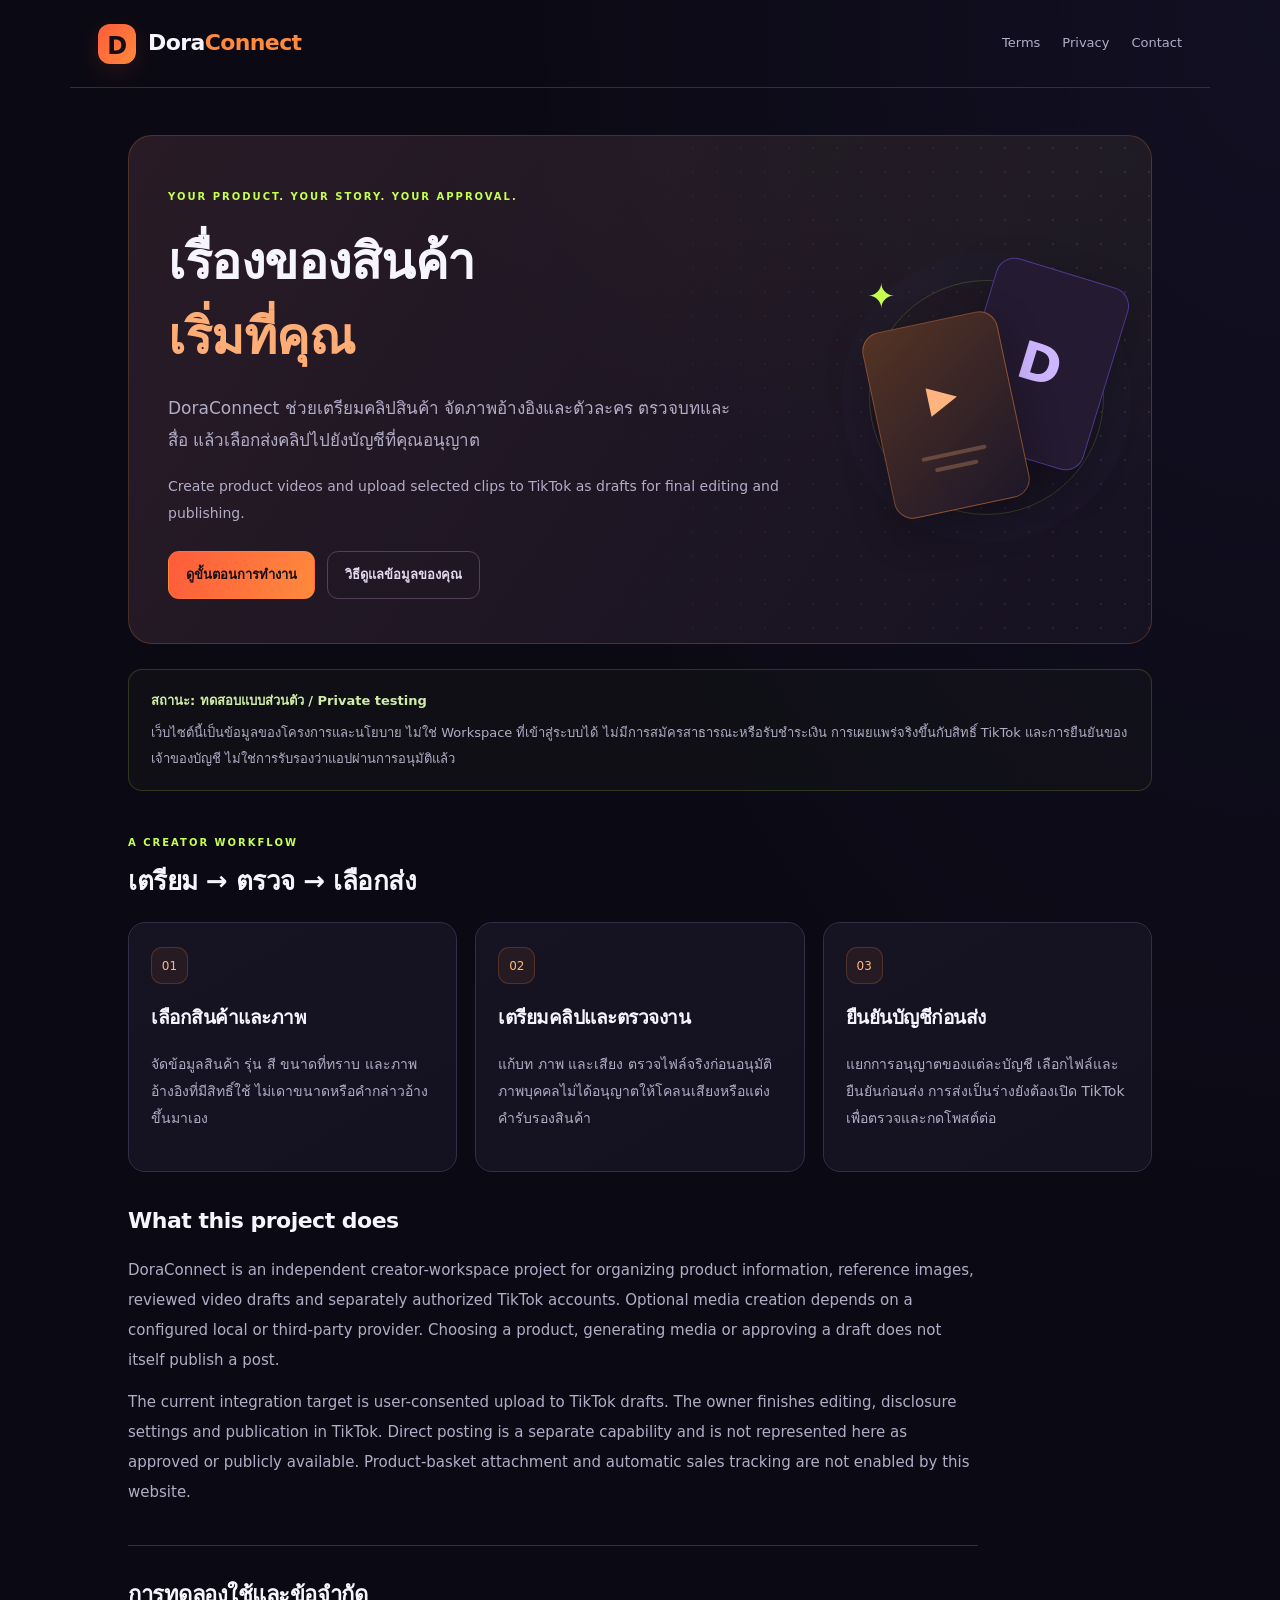
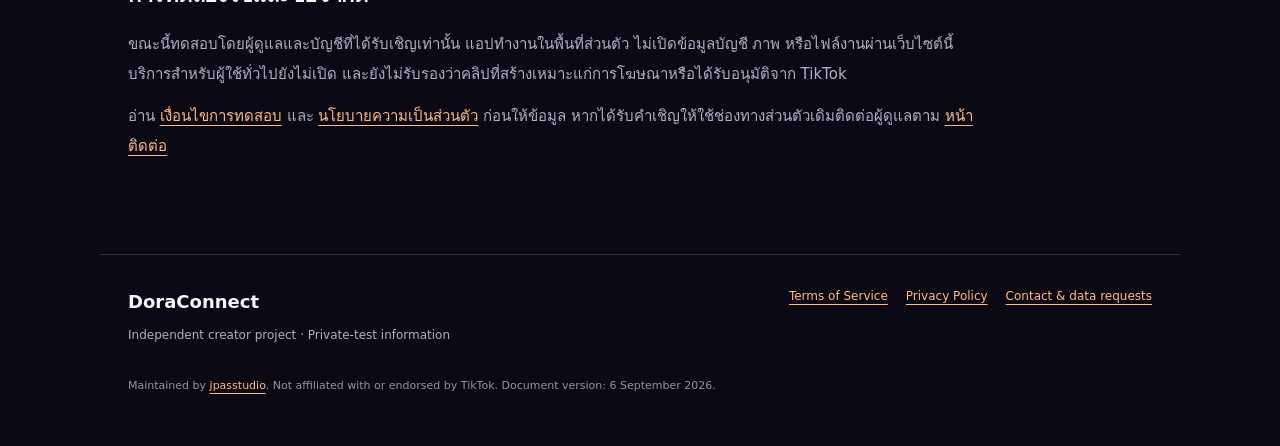
<file: index.html>
<!doctype html><html lang="th"><head><meta charset="utf-8"><meta name="viewport" content="width=device-width,initial-scale=1"><meta name="referrer" content="no-referrer"><meta http-equiv="Content-Security-Policy" content="default-src 'none'; style-src 'self'; img-src 'self'; font-src 'self'; base-uri 'none'; form-action 'none'; object-src 'none'"><meta name="color-scheme" content="dark"><title>Creator workspace — DoraConnect</title><meta name="description" content="DoraConnect: product-video preparation and user-reviewed TikTok draft uploads. Private-test project information."><link rel="canonical" href="https://jpasstudio.github.io/doraconnect-site/"><link rel="icon" type="image/svg+xml" href="./assets/mark.svg"><link rel="stylesheet" href="./assets/site.css"></head><body><a class="skip" href="#content">Skip to content</a><header><a class="brand" href="./"><span class="mark" aria-hidden="true">D</span>Dora<span>Connect</span></a><nav aria-label="Main navigation"><a href="./terms/">Terms</a><a href="./privacy/">Privacy</a><a href="./support/">Contact</a></nav></header><main id="content"><section class="hero"><div><span class="eyebrow">YOUR PRODUCT. YOUR STORY. YOUR APPROVAL.</span><h1>เรื่องของสินค้า<br><em>เริ่มที่คุณ</em></h1><p class="lead">DoraConnect ช่วยเตรียมคลิปสินค้า จัดภาพอ้างอิงและตัวละคร ตรวจบทและสื่อ แล้วเลือกส่งคลิปไปยังบัญชีที่คุณอนุญาต</p><p>Create product videos and upload selected clips to TikTok as drafts for final editing and publishing.</p><div class="actions"><a class="button" href="#workflow">ดูขั้นตอนการทำงาน</a><a class="button secondary" href="./privacy/">วิธีดูแลข้อมูลของคุณ</a></div></div><div class="hero-art" aria-hidden="true"><span class="orbit"></span><span class="art-card back">D</span><span class="art-card front"><span>▶</span><i></i><i></i></span><span class="star">✦</span></div></section><aside class="notice"><strong>สถานะ: ทดสอบแบบส่วนตัว / Private testing</strong><p>เว็บไซต์นี้เป็นข้อมูลของโครงการและนโยบาย ไม่ใช่ Workspace ที่เข้าสู่ระบบได้ ไม่มีการสมัครสาธารณะหรือรับชำระเงิน การเผยแพร่จริงขึ้นกับสิทธิ์ TikTok และการยืนยันของเจ้าของบัญชี ไม่ใช่การรับรองว่าแอปผ่านการอนุมัติแล้ว</p></aside><section id="workflow"><span class="eyebrow">A CREATOR WORKFLOW</span><h2>เตรียม → ตรวจ → เลือกส่ง</h2><div class="grid"><article class="card"><span class="number">01</span><h3>เลือกสินค้าและภาพ</h3><p>จัดข้อมูลสินค้า รุ่น สี ขนาดที่ทราบ และภาพอ้างอิงที่มีสิทธิ์ใช้ ไม่เดาขนาดหรือคำกล่าวอ้างขึ้นมาเอง</p></article><article class="card"><span class="number">02</span><h3>เตรียมคลิปและตรวจงาน</h3><p>แก้บท ภาพ และเสียง ตรวจไฟล์จริงก่อนอนุมัติ ภาพบุคคลไม่ได้อนุญาตให้โคลนเสียงหรือแต่งคำรับรองสินค้า</p></article><article class="card"><span class="number">03</span><h3>ยืนยันบัญชีก่อนส่ง</h3><p>แยกการอนุญาตของแต่ละบัญชี เลือกไฟล์และยืนยันก่อนส่ง การส่งเป็นร่างยังต้องเปิด TikTok เพื่อตรวจและกดโพสต์ต่อ</p></article></div></section><section class="copy"><h2>What this project does</h2><p>DoraConnect is an independent creator-workspace project for organizing product information, reference images, reviewed video drafts and separately authorized TikTok accounts. Optional media creation depends on a configured local or third-party provider. Choosing a product, generating media or approving a draft does not itself publish a post.</p><p>The current integration target is user-consented upload to TikTok drafts. The owner finishes editing, disclosure settings and publication in TikTok. Direct posting is a separate capability and is not represented here as approved or publicly available. Product-basket attachment and automatic sales tracking are not enabled by this website.</p></section><section class="copy"><h2>การทดลองใช้และข้อจำกัด</h2><p>ขณะนี้ทดสอบโดยผู้ดูแลและบัญชีที่ได้รับเชิญเท่านั้น แอปทำงานในพื้นที่ส่วนตัว ไม่เปิดข้อมูลบัญชี ภาพ หรือไฟล์งานผ่านเว็บไซต์นี้ บริการสำหรับผู้ใช้ทั่วไปยังไม่เปิด และยังไม่รับรองว่าคลิปที่สร้างเหมาะแก่การโฆษณาหรือได้รับอนุมัติจาก TikTok</p><p>อ่าน <a href="./terms/">เงื่อนไขการทดสอบ</a> และ <a href="./privacy/">นโยบายความเป็นส่วนตัว</a> ก่อนให้ข้อมูล หากได้รับคำเชิญให้ใช้ช่องทางส่วนตัวเดิมติดต่อผู้ดูแลตาม <a href="./support/">หน้าติดต่อ</a></p></section></main><footer><div><strong>DoraConnect</strong><p>Independent creator project · Private-test information</p></div><div><a href="./terms/">Terms of Service</a><a href="./privacy/">Privacy Policy</a><a href="./support/">Contact &amp; data requests</a></div><p class="fine">Maintained by <a href="https://github.com/jpasstudio" rel="noopener noreferrer">jpasstudio</a>. Not affiliated with or endorsed by TikTok. Document version: 6 September 2026.</p></footer></body></html>
</file>
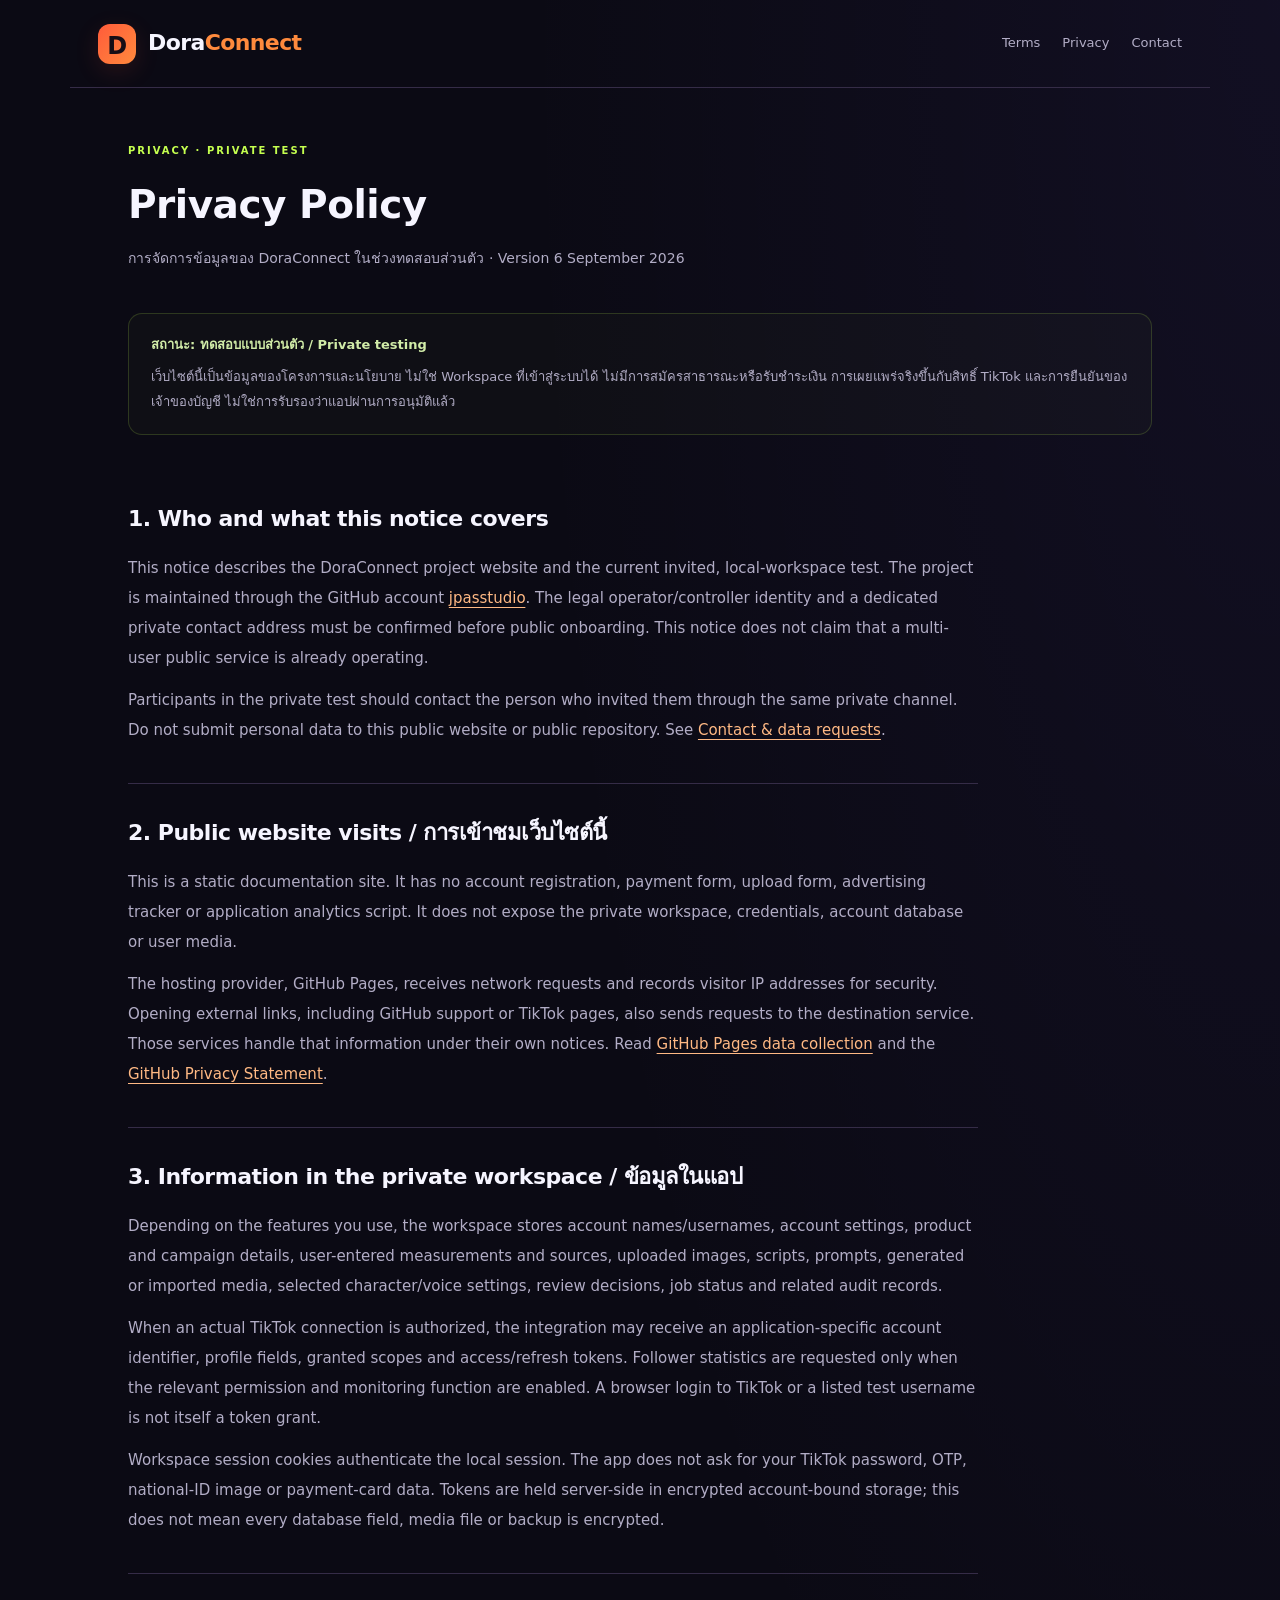
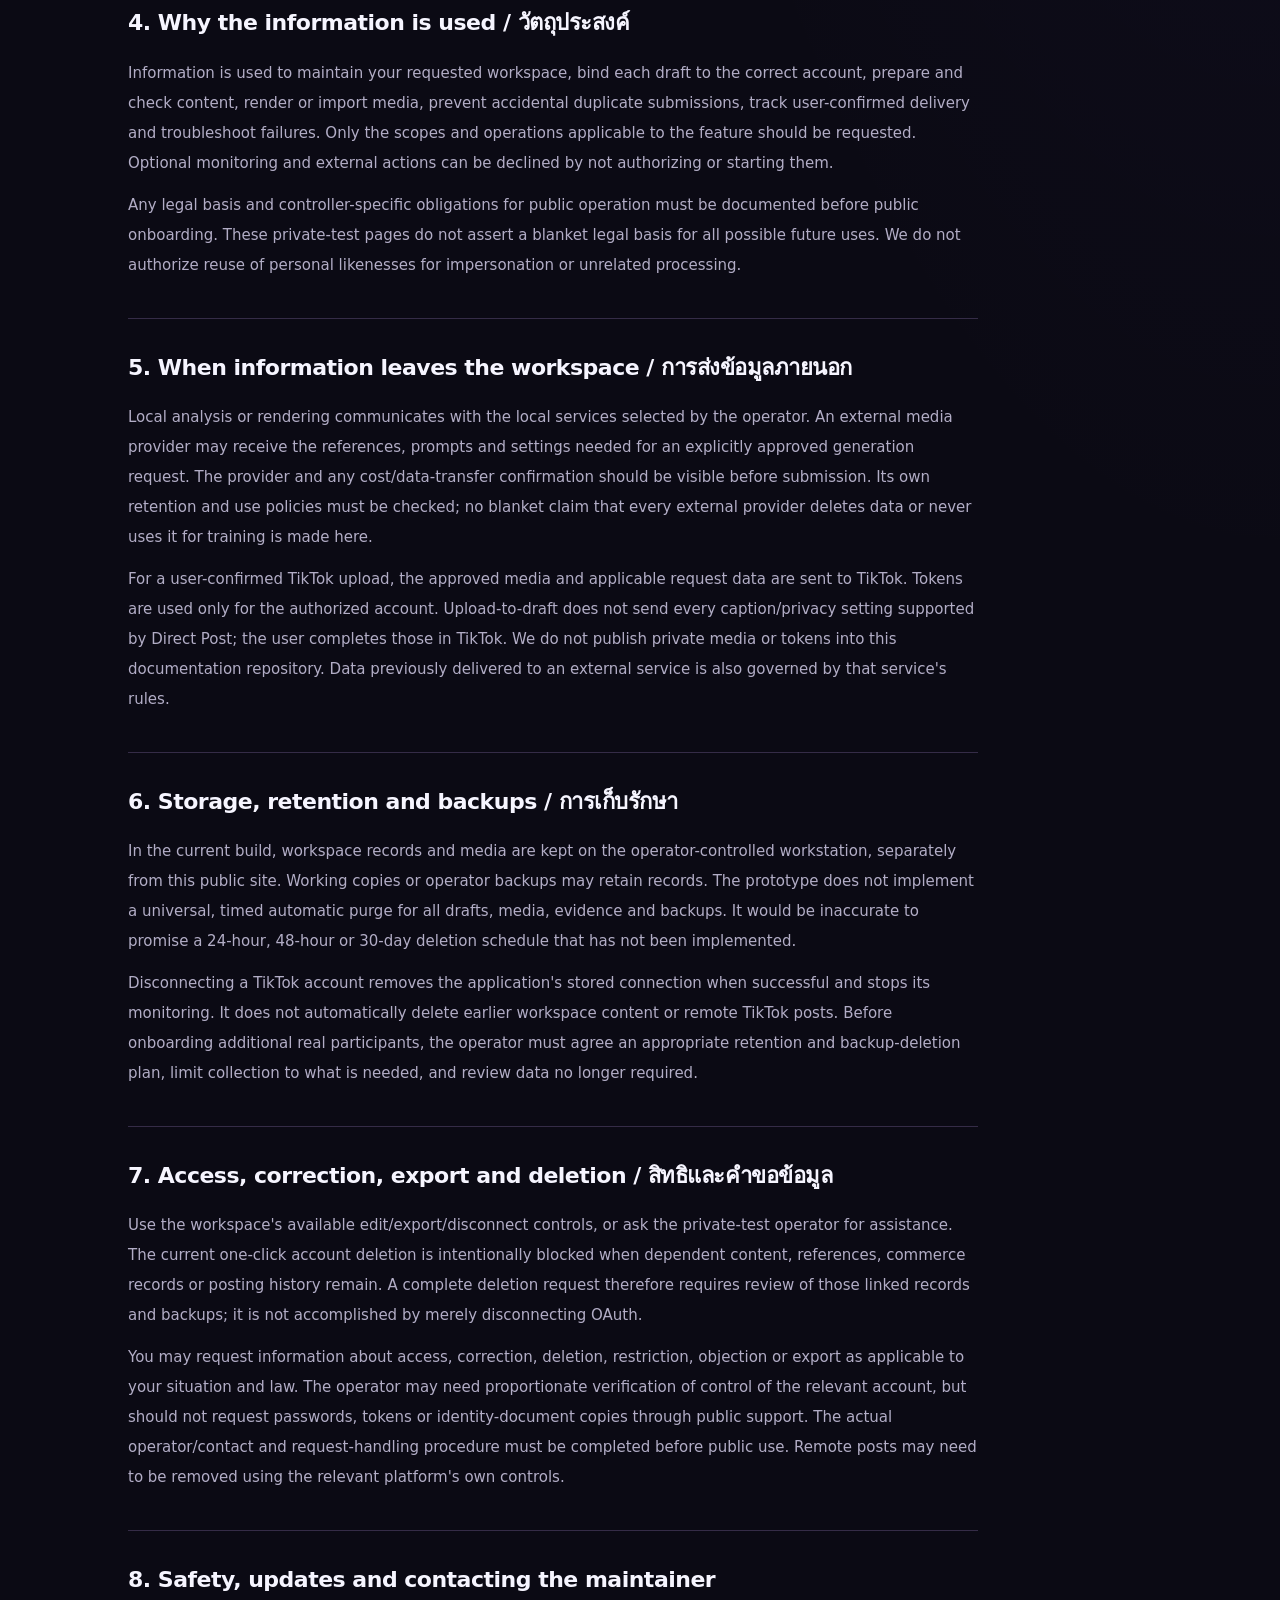
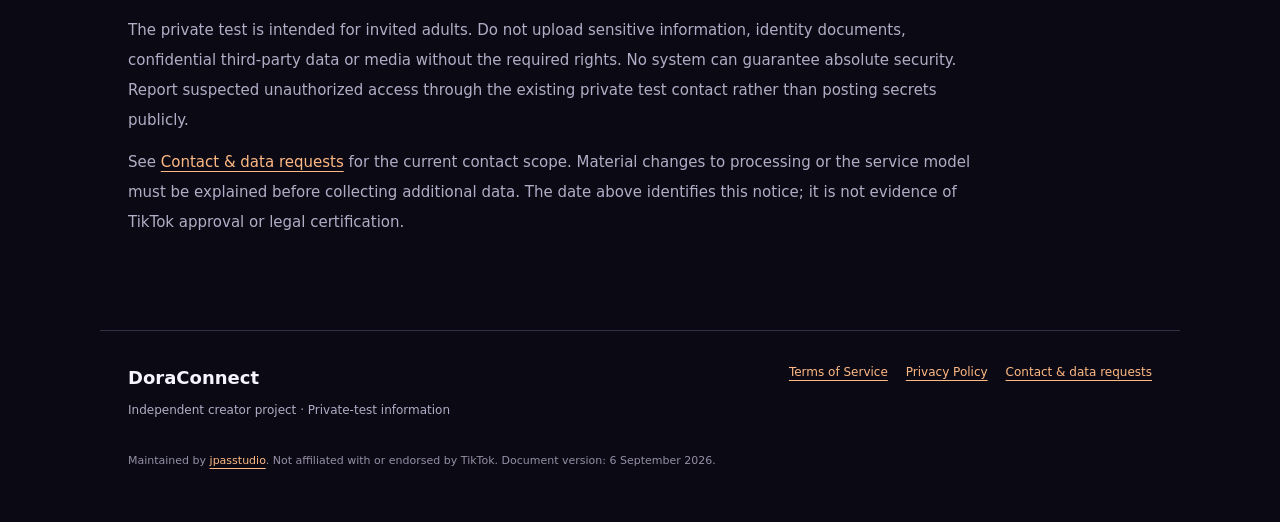
<file: privacy/index.html>
<!doctype html><html lang="th"><head><meta charset="utf-8"><meta name="viewport" content="width=device-width,initial-scale=1"><meta name="referrer" content="no-referrer"><meta http-equiv="Content-Security-Policy" content="default-src 'none'; style-src 'self'; img-src 'self'; font-src 'self'; base-uri 'none'; form-action 'none'; object-src 'none'"><meta name="color-scheme" content="dark"><title>Privacy Policy — DoraConnect</title><meta name="description" content="How the DoraConnect private-test workspace handles accounts, reference media, tokens, provider transfers, retention and requests."><link rel="canonical" href="https://jpasstudio.github.io/doraconnect-site/privacy/"><link rel="icon" type="image/svg+xml" href="../assets/mark.svg"><link rel="stylesheet" href="../assets/site.css"></head><body><a class="skip" href="#content">Skip to content</a><header><a class="brand" href="../"><span class="mark" aria-hidden="true">D</span>Dora<span>Connect</span></a><nav aria-label="Main navigation"><a href="../terms/">Terms</a><a href="../privacy/">Privacy</a><a href="../support/">Contact</a></nav></header><main id="content"><div class="document-head"><span class="eyebrow">PRIVACY · PRIVATE TEST</span><h1>Privacy Policy</h1><p>การจัดการข้อมูลของ DoraConnect ในช่วงทดสอบส่วนตัว · Version 6 September 2026</p></div><aside class="notice"><strong>สถานะ: ทดสอบแบบส่วนตัว / Private testing</strong><p>เว็บไซต์นี้เป็นข้อมูลของโครงการและนโยบาย ไม่ใช่ Workspace ที่เข้าสู่ระบบได้ ไม่มีการสมัครสาธารณะหรือรับชำระเงิน การเผยแพร่จริงขึ้นกับสิทธิ์ TikTok และการยืนยันของเจ้าของบัญชี ไม่ใช่การรับรองว่าแอปผ่านการอนุมัติแล้ว</p></aside><section class="copy"><h2>1. Who and what this notice covers</h2><p>This notice describes the DoraConnect project website and the current invited, local-workspace test. The project is maintained through the GitHub account <a href="https://github.com/jpasstudio" rel="noopener noreferrer">jpasstudio</a>. The legal operator/controller identity and a dedicated private contact address must be confirmed before public onboarding. This notice does not claim that a multi-user public service is already operating.</p><p>Participants in the private test should contact the person who invited them through the same private channel. Do not submit personal data to this public website or public repository. See <a href="../support/">Contact &amp; data requests</a>.</p></section><section class="copy"><h2>2. Public website visits / การเข้าชมเว็บไซต์นี้</h2><p>This is a static documentation site. It has no account registration, payment form, upload form, advertising tracker or application analytics script. It does not expose the private workspace, credentials, account database or user media.</p><p>The hosting provider, GitHub Pages, receives network requests and records visitor IP addresses for security. Opening external links, including GitHub support or TikTok pages, also sends requests to the destination service. Those services handle that information under their own notices. Read <a href="https://docs.github.com/en/pages/getting-started-with-github-pages/what-is-github-pages#data-collection" rel="noopener noreferrer">GitHub Pages data collection</a> and the <a href="https://docs.github.com/en/site-policy/privacy-policies/github-general-privacy-statement" rel="noopener noreferrer">GitHub Privacy Statement</a>.</p></section><section class="copy"><h2>3. Information in the private workspace / ข้อมูลในแอป</h2><p>Depending on the features you use, the workspace stores account names/usernames, account settings, product and campaign details, user-entered measurements and sources, uploaded images, scripts, prompts, generated or imported media, selected character/voice settings, review decisions, job status and related audit records.</p><p>When an actual TikTok connection is authorized, the integration may receive an application-specific account identifier, profile fields, granted scopes and access/refresh tokens. Follower statistics are requested only when the relevant permission and monitoring function are enabled. A browser login to TikTok or a listed test username is not itself a token grant.</p><p>Workspace session cookies authenticate the local session. The app does not ask for your TikTok password, OTP, national-ID image or payment-card data. Tokens are held server-side in encrypted account-bound storage; this does not mean every database field, media file or backup is encrypted.</p></section><section class="copy"><h2>4. Why the information is used / วัตถุประสงค์</h2><p>Information is used to maintain your requested workspace, bind each draft to the correct account, prepare and check content, render or import media, prevent accidental duplicate submissions, track user-confirmed delivery and troubleshoot failures. Only the scopes and operations applicable to the feature should be requested. Optional monitoring and external actions can be declined by not authorizing or starting them.</p><p>Any legal basis and controller-specific obligations for public operation must be documented before public onboarding. These private-test pages do not assert a blanket legal basis for all possible future uses. We do not authorize reuse of personal likenesses for impersonation or unrelated processing.</p></section><section class="copy"><h2>5. When information leaves the workspace / การส่งข้อมูลภายนอก</h2><p>Local analysis or rendering communicates with the local services selected by the operator. An external media provider may receive the references, prompts and settings needed for an explicitly approved generation request. The provider and any cost/data-transfer confirmation should be visible before submission. Its own retention and use policies must be checked; no blanket claim that every external provider deletes data or never uses it for training is made here.</p><p>For a user-confirmed TikTok upload, the approved media and applicable request data are sent to TikTok. Tokens are used only for the authorized account. Upload-to-draft does not send every caption/privacy setting supported by Direct Post; the user completes those in TikTok. We do not publish private media or tokens into this documentation repository. Data previously delivered to an external service is also governed by that service's rules.</p></section><section class="copy"><h2>6. Storage, retention and backups / การเก็บรักษา</h2><p>In the current build, workspace records and media are kept on the operator-controlled workstation, separately from this public site. Working copies or operator backups may retain records. The prototype does not implement a universal, timed automatic purge for all drafts, media, evidence and backups. It would be inaccurate to promise a 24-hour, 48-hour or 30-day deletion schedule that has not been implemented.</p><p>Disconnecting a TikTok account removes the application's stored connection when successful and stops its monitoring. It does not automatically delete earlier workspace content or remote TikTok posts. Before onboarding additional real participants, the operator must agree an appropriate retention and backup-deletion plan, limit collection to what is needed, and review data no longer required.</p></section><section class="copy"><h2>7. Access, correction, export and deletion / สิทธิและคำขอข้อมูล</h2><p>Use the workspace's available edit/export/disconnect controls, or ask the private-test operator for assistance. The current one-click account deletion is intentionally blocked when dependent content, references, commerce records or posting history remain. A complete deletion request therefore requires review of those linked records and backups; it is not accomplished by merely disconnecting OAuth.</p><p>You may request information about access, correction, deletion, restriction, objection or export as applicable to your situation and law. The operator may need proportionate verification of control of the relevant account, but should not request passwords, tokens or identity-document copies through public support. The actual operator/contact and request-handling procedure must be completed before public use. Remote posts may need to be removed using the relevant platform's own controls.</p></section><section class="copy"><h2>8. Safety, updates and contacting the maintainer</h2><p>The private test is intended for invited adults. Do not upload sensitive information, identity documents, confidential third-party data or media without the required rights. No system can guarantee absolute security. Report suspected unauthorized access through the existing private test contact rather than posting secrets publicly.</p><p>See <a href="../support/">Contact &amp; data requests</a> for the current contact scope. Material changes to processing or the service model must be explained before collecting additional data. The date above identifies this notice; it is not evidence of TikTok approval or legal certification.</p></section></main><footer><div><strong>DoraConnect</strong><p>Independent creator project · Private-test information</p></div><div><a href="../terms/">Terms of Service</a><a href="../privacy/">Privacy Policy</a><a href="../support/">Contact &amp; data requests</a></div><p class="fine">Maintained by <a href="https://github.com/jpasstudio" rel="noopener noreferrer">jpasstudio</a>. Not affiliated with or endorsed by TikTok. Document version: 6 September 2026.</p></footer></body></html>
</file>
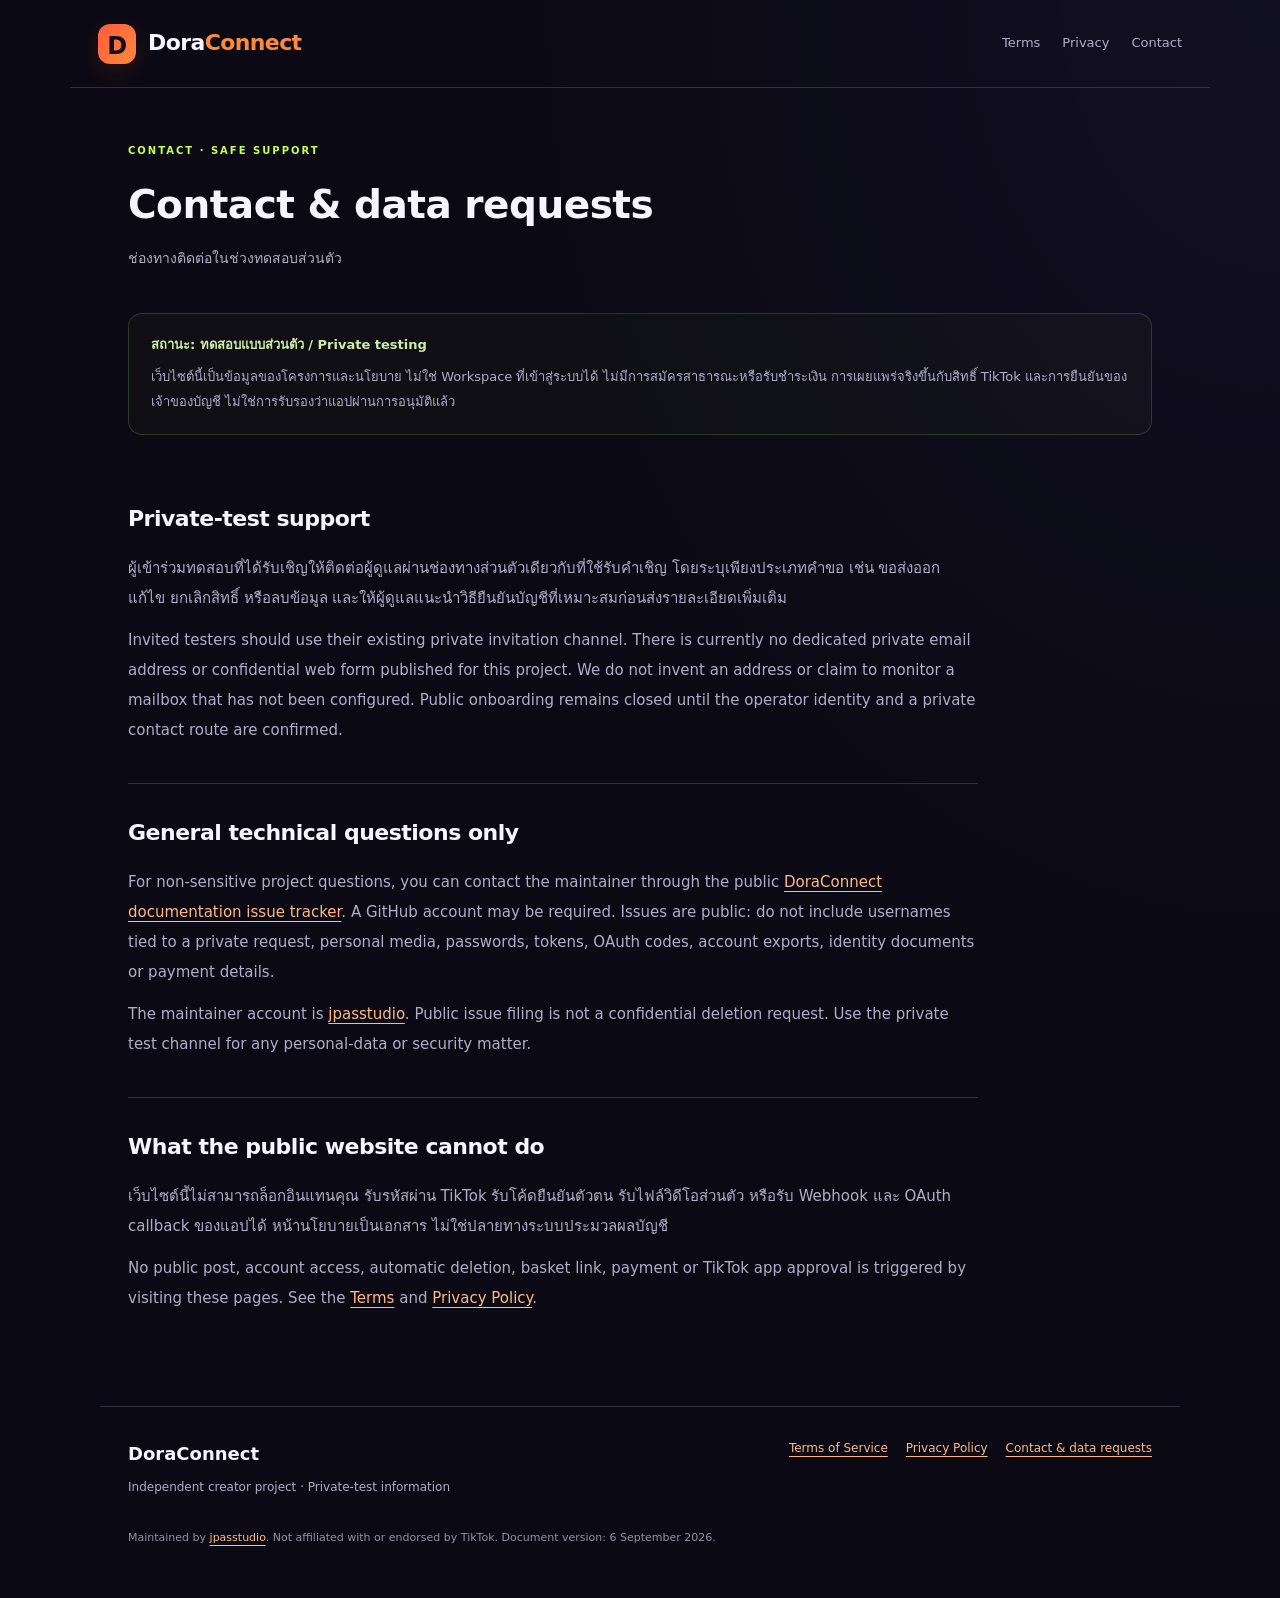
<file: support/index.html>
<!doctype html><html lang="th"><head><meta charset="utf-8"><meta name="viewport" content="width=device-width,initial-scale=1"><meta name="referrer" content="no-referrer"><meta http-equiv="Content-Security-Policy" content="default-src 'none'; style-src 'self'; img-src 'self'; font-src 'self'; base-uri 'none'; form-action 'none'; object-src 'none'"><meta name="color-scheme" content="dark"><title>Contact and data requests — DoraConnect</title><meta name="description" content="DoraConnect private-test support, non-sensitive issue reporting and safe personal-data request guidance."><link rel="canonical" href="https://jpasstudio.github.io/doraconnect-site/support/"><link rel="icon" type="image/svg+xml" href="../assets/mark.svg"><link rel="stylesheet" href="../assets/site.css"></head><body><a class="skip" href="#content">Skip to content</a><header><a class="brand" href="../"><span class="mark" aria-hidden="true">D</span>Dora<span>Connect</span></a><nav aria-label="Main navigation"><a href="../terms/">Terms</a><a href="../privacy/">Privacy</a><a href="../support/">Contact</a></nav></header><main id="content"><div class="document-head"><span class="eyebrow">CONTACT · SAFE SUPPORT</span><h1>Contact &amp; data requests</h1><p>ช่องทางติดต่อในช่วงทดสอบส่วนตัว</p></div><aside class="notice"><strong>สถานะ: ทดสอบแบบส่วนตัว / Private testing</strong><p>เว็บไซต์นี้เป็นข้อมูลของโครงการและนโยบาย ไม่ใช่ Workspace ที่เข้าสู่ระบบได้ ไม่มีการสมัครสาธารณะหรือรับชำระเงิน การเผยแพร่จริงขึ้นกับสิทธิ์ TikTok และการยืนยันของเจ้าของบัญชี ไม่ใช่การรับรองว่าแอปผ่านการอนุมัติแล้ว</p></aside><section class="copy"><h2>Private-test support</h2><p>ผู้เข้าร่วมทดสอบที่ได้รับเชิญให้ติดต่อผู้ดูแลผ่านช่องทางส่วนตัวเดียวกับที่ใช้รับคำเชิญ โดยระบุเพียงประเภทคำขอ เช่น ขอส่งออก แก้ไข ยกเลิกสิทธิ์ หรือลบข้อมูล และให้ผู้ดูแลแนะนำวิธียืนยันบัญชีที่เหมาะสมก่อนส่งรายละเอียดเพิ่มเติม</p><p>Invited testers should use their existing private invitation channel. There is currently no dedicated private email address or confidential web form published for this project. We do not invent an address or claim to monitor a mailbox that has not been configured. Public onboarding remains closed until the operator identity and a private contact route are confirmed.</p></section><section class="copy"><h2>General technical questions only</h2><p>For non-sensitive project questions, you can contact the maintainer through the public <a href="https://github.com/jpasstudio/doraconnect-site/issues/new?template=general-question.md" rel="noopener noreferrer">DoraConnect documentation issue tracker</a>. A GitHub account may be required. Issues are public: do not include usernames tied to a private request, personal media, passwords, tokens, OAuth codes, account exports, identity documents or payment details.</p><p>The maintainer account is <a href="https://github.com/jpasstudio" rel="noopener noreferrer">jpasstudio</a>. Public issue filing is not a confidential deletion request. Use the private test channel for any personal-data or security matter.</p></section><section class="copy"><h2>What the public website cannot do</h2><p>เว็บไซต์นี้ไม่สามารถล็อกอินแทนคุณ รับรหัสผ่าน TikTok รับโค้ดยืนยันตัวตน รับไฟล์วิดีโอส่วนตัว หรือรับ Webhook และ OAuth callback ของแอปได้ หน้านโยบายเป็นเอกสาร ไม่ใช่ปลายทางระบบประมวลผลบัญชี</p><p>No public post, account access, automatic deletion, basket link, payment or TikTok app approval is triggered by visiting these pages. See the <a href="../terms/">Terms</a> and <a href="../privacy/">Privacy Policy</a>.</p></section></main><footer><div><strong>DoraConnect</strong><p>Independent creator project · Private-test information</p></div><div><a href="../terms/">Terms of Service</a><a href="../privacy/">Privacy Policy</a><a href="../support/">Contact &amp; data requests</a></div><p class="fine">Maintained by <a href="https://github.com/jpasstudio" rel="noopener noreferrer">jpasstudio</a>. Not affiliated with or endorsed by TikTok. Document version: 6 September 2026.</p></footer></body></html>
</file>
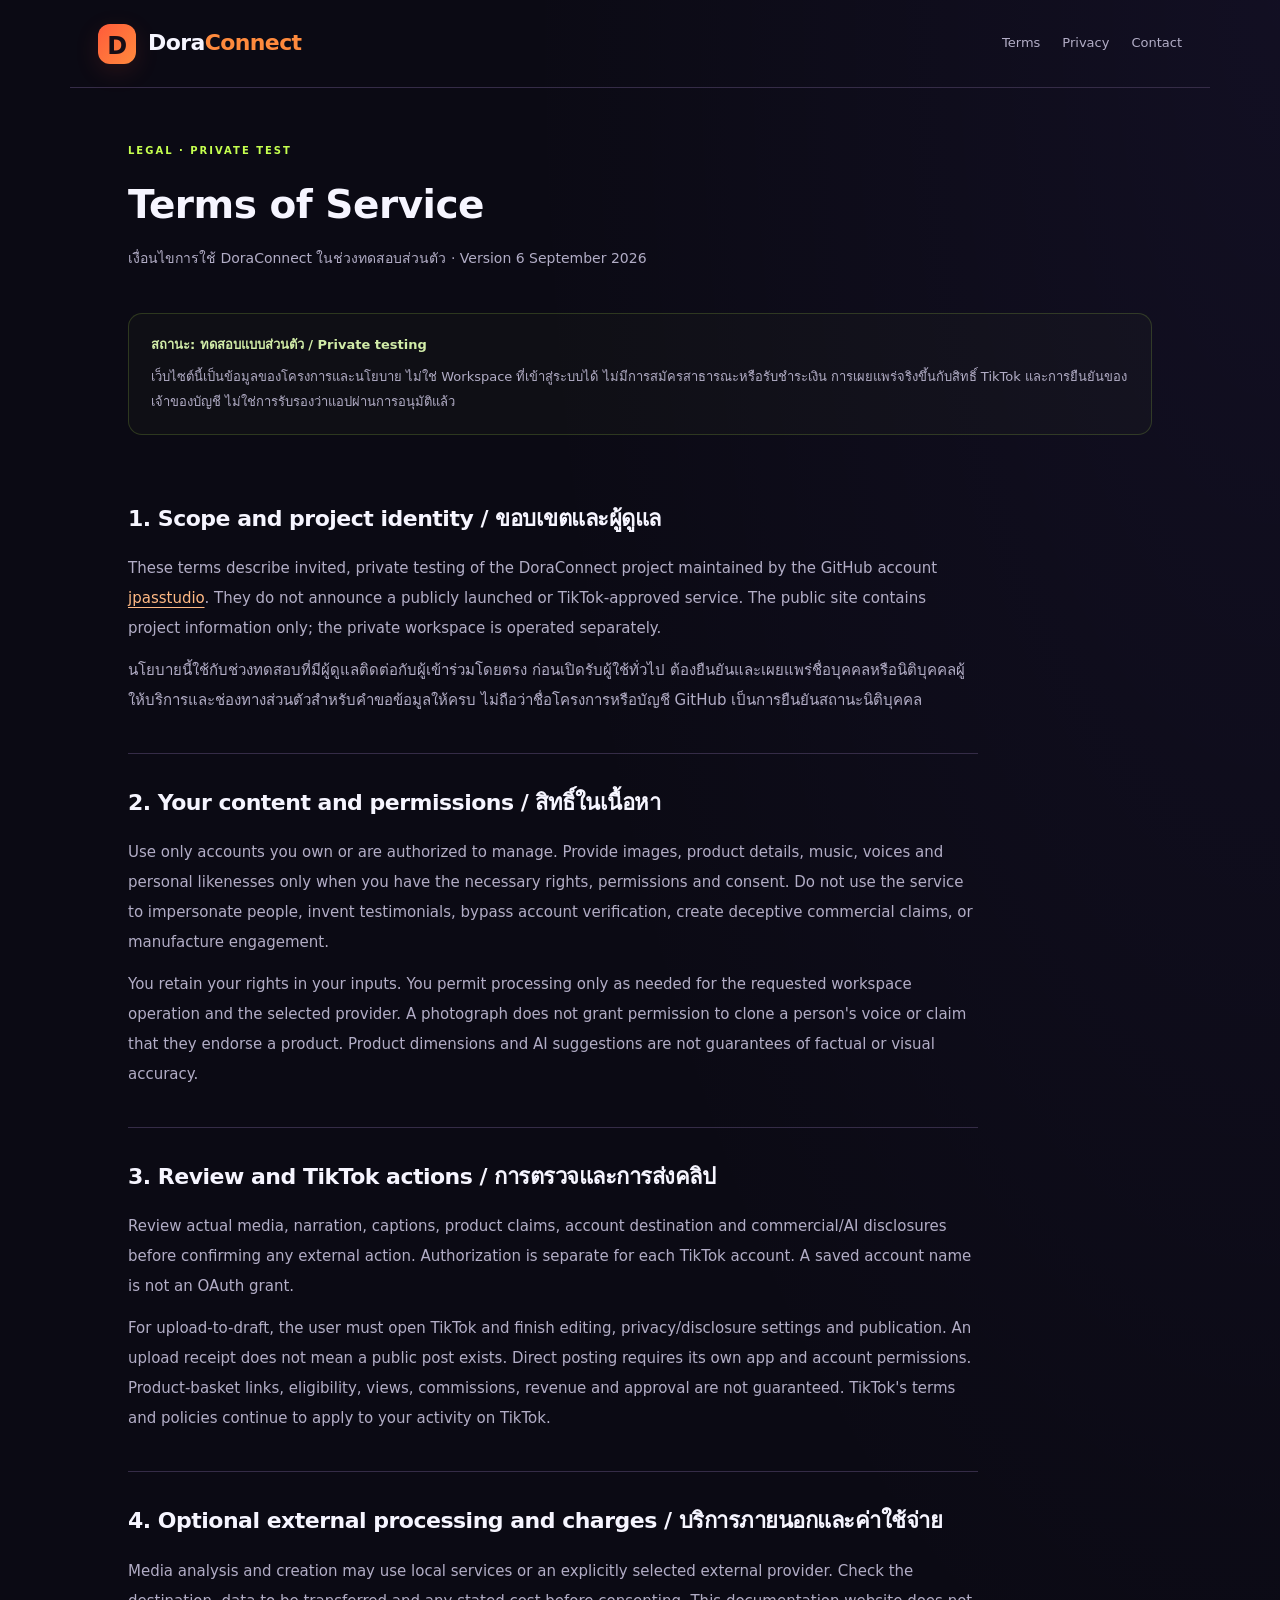
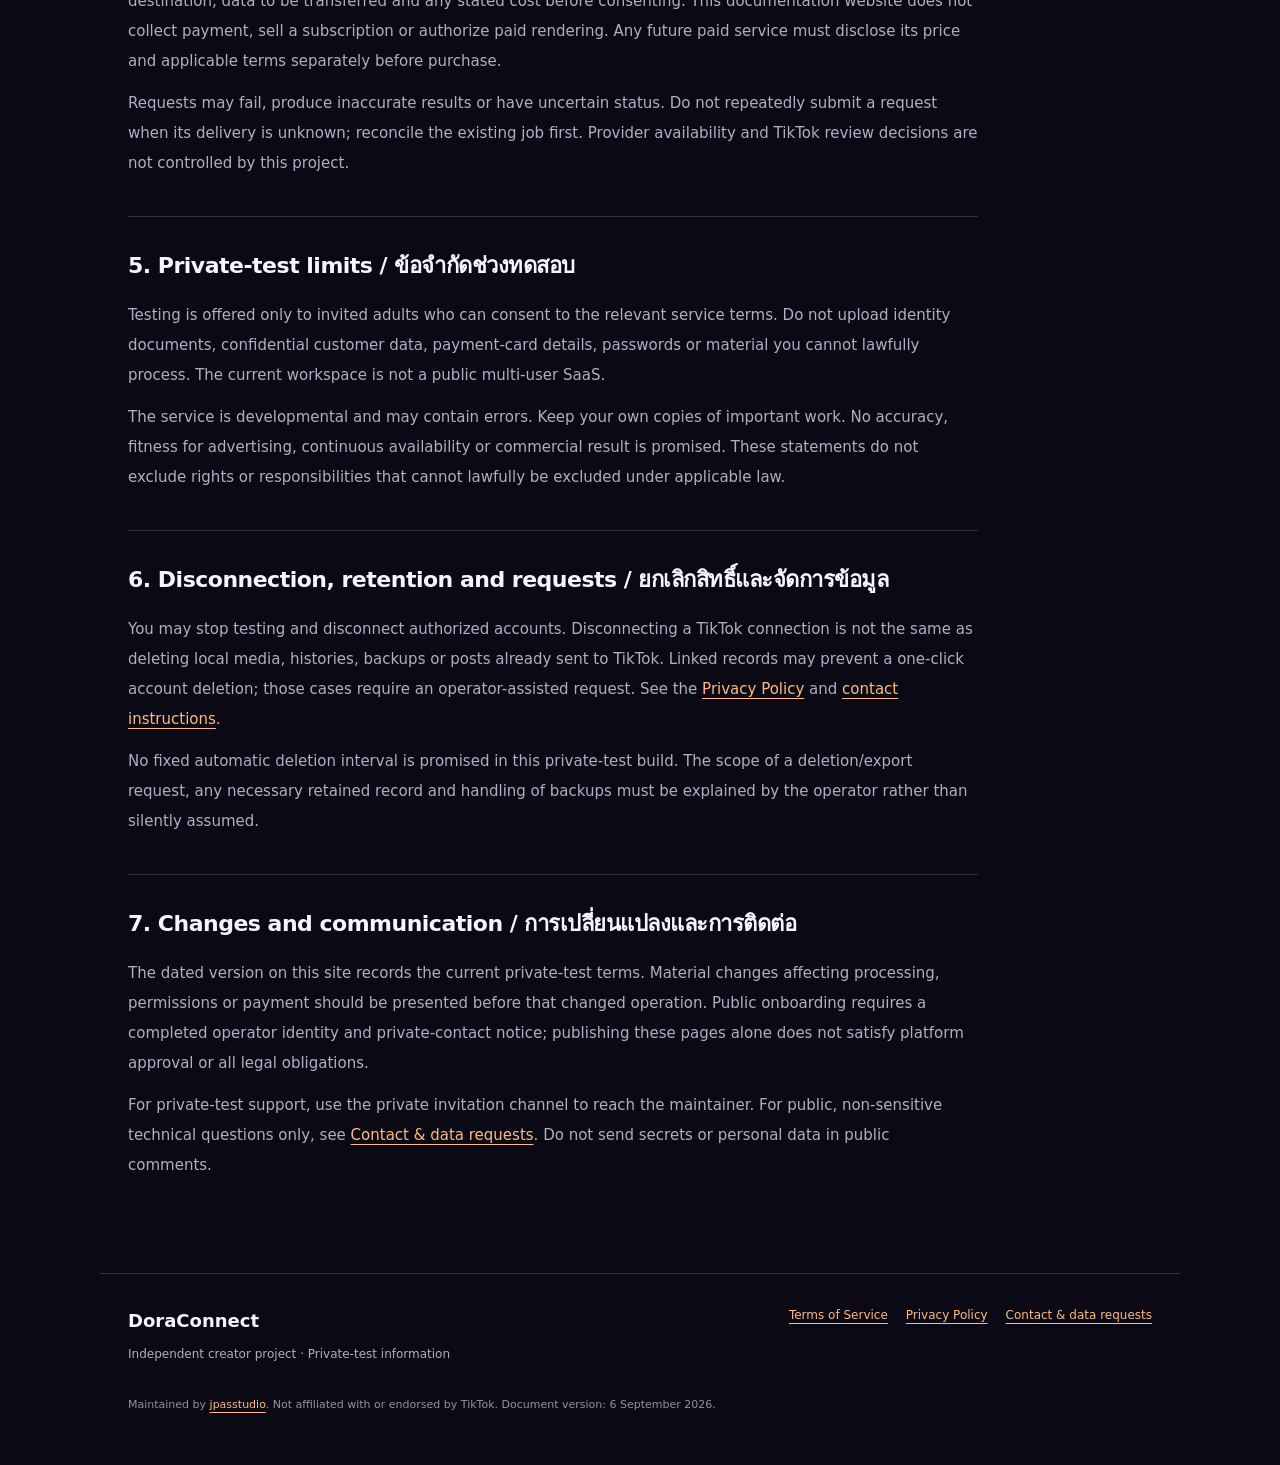
<file: terms/index.html>
<!doctype html><html lang="th"><head><meta charset="utf-8"><meta name="viewport" content="width=device-width,initial-scale=1"><meta name="referrer" content="no-referrer"><meta http-equiv="Content-Security-Policy" content="default-src 'none'; style-src 'self'; img-src 'self'; font-src 'self'; base-uri 'none'; form-action 'none'; object-src 'none'"><meta name="color-scheme" content="dark"><title>Terms of Service — DoraConnect</title><meta name="description" content="DoraConnect private-test terms: content rights, user review, optional providers, TikTok draft delivery and account controls."><link rel="canonical" href="https://jpasstudio.github.io/doraconnect-site/terms/"><link rel="icon" type="image/svg+xml" href="../assets/mark.svg"><link rel="stylesheet" href="../assets/site.css"></head><body><a class="skip" href="#content">Skip to content</a><header><a class="brand" href="../"><span class="mark" aria-hidden="true">D</span>Dora<span>Connect</span></a><nav aria-label="Main navigation"><a href="../terms/">Terms</a><a href="../privacy/">Privacy</a><a href="../support/">Contact</a></nav></header><main id="content"><div class="document-head"><span class="eyebrow">LEGAL · PRIVATE TEST</span><h1>Terms of Service</h1><p>เงื่อนไขการใช้ DoraConnect ในช่วงทดสอบส่วนตัว · Version 6 September 2026</p></div><aside class="notice"><strong>สถานะ: ทดสอบแบบส่วนตัว / Private testing</strong><p>เว็บไซต์นี้เป็นข้อมูลของโครงการและนโยบาย ไม่ใช่ Workspace ที่เข้าสู่ระบบได้ ไม่มีการสมัครสาธารณะหรือรับชำระเงิน การเผยแพร่จริงขึ้นกับสิทธิ์ TikTok และการยืนยันของเจ้าของบัญชี ไม่ใช่การรับรองว่าแอปผ่านการอนุมัติแล้ว</p></aside><section class="copy"><h2>1. Scope and project identity / ขอบเขตและผู้ดูแล</h2><p>These terms describe invited, private testing of the DoraConnect project maintained by the GitHub account <a href="https://github.com/jpasstudio" rel="noopener noreferrer">jpasstudio</a>. They do not announce a publicly launched or TikTok-approved service. The public site contains project information only; the private workspace is operated separately.</p><p>นโยบายนี้ใช้กับช่วงทดสอบที่มีผู้ดูแลติดต่อกับผู้เข้าร่วมโดยตรง ก่อนเปิดรับผู้ใช้ทั่วไป ต้องยืนยันและเผยแพร่ชื่อบุคคลหรือนิติบุคคลผู้ให้บริการและช่องทางส่วนตัวสำหรับคำขอข้อมูลให้ครบ ไม่ถือว่าชื่อโครงการหรือบัญชี GitHub เป็นการยืนยันสถานะนิติบุคคล</p></section><section class="copy"><h2>2. Your content and permissions / สิทธิ์ในเนื้อหา</h2><p>Use only accounts you own or are authorized to manage. Provide images, product details, music, voices and personal likenesses only when you have the necessary rights, permissions and consent. Do not use the service to impersonate people, invent testimonials, bypass account verification, create deceptive commercial claims, or manufacture engagement.</p><p>You retain your rights in your inputs. You permit processing only as needed for the requested workspace operation and the selected provider. A photograph does not grant permission to clone a person's voice or claim that they endorse a product. Product dimensions and AI suggestions are not guarantees of factual or visual accuracy.</p></section><section class="copy"><h2>3. Review and TikTok actions / การตรวจและการส่งคลิป</h2><p>Review actual media, narration, captions, product claims, account destination and commercial/AI disclosures before confirming any external action. Authorization is separate for each TikTok account. A saved account name is not an OAuth grant.</p><p>For upload-to-draft, the user must open TikTok and finish editing, privacy/disclosure settings and publication. An upload receipt does not mean a public post exists. Direct posting requires its own app and account permissions. Product-basket links, eligibility, views, commissions, revenue and approval are not guaranteed. TikTok's terms and policies continue to apply to your activity on TikTok.</p></section><section class="copy"><h2>4. Optional external processing and charges / บริการภายนอกและค่าใช้จ่าย</h2><p>Media analysis and creation may use local services or an explicitly selected external provider. Check the destination, data to be transferred and any stated cost before consenting. This documentation website does not collect payment, sell a subscription or authorize paid rendering. Any future paid service must disclose its price and applicable terms separately before purchase.</p><p>Requests may fail, produce inaccurate results or have uncertain status. Do not repeatedly submit a request when its delivery is unknown; reconcile the existing job first. Provider availability and TikTok review decisions are not controlled by this project.</p></section><section class="copy"><h2>5. Private-test limits / ข้อจำกัดช่วงทดสอบ</h2><p>Testing is offered only to invited adults who can consent to the relevant service terms. Do not upload identity documents, confidential customer data, payment-card details, passwords or material you cannot lawfully process. The current workspace is not a public multi-user SaaS.</p><p>The service is developmental and may contain errors. Keep your own copies of important work. No accuracy, fitness for advertising, continuous availability or commercial result is promised. These statements do not exclude rights or responsibilities that cannot lawfully be excluded under applicable law.</p></section><section class="copy"><h2>6. Disconnection, retention and requests / ยกเลิกสิทธิ์และจัดการข้อมูล</h2><p>You may stop testing and disconnect authorized accounts. Disconnecting a TikTok connection is not the same as deleting local media, histories, backups or posts already sent to TikTok. Linked records may prevent a one-click account deletion; those cases require an operator-assisted request. See the <a href="../privacy/">Privacy Policy</a> and <a href="../support/">contact instructions</a>.</p><p>No fixed automatic deletion interval is promised in this private-test build. The scope of a deletion/export request, any necessary retained record and handling of backups must be explained by the operator rather than silently assumed.</p></section><section class="copy"><h2>7. Changes and communication / การเปลี่ยนแปลงและการติดต่อ</h2><p>The dated version on this site records the current private-test terms. Material changes affecting processing, permissions or payment should be presented before that changed operation. Public onboarding requires a completed operator identity and private-contact notice; publishing these pages alone does not satisfy platform approval or all legal obligations.</p><p>For private-test support, use the private invitation channel to reach the maintainer. For public, non-sensitive technical questions only, see <a href="../support/">Contact &amp; data requests</a>. Do not send secrets or personal data in public comments.</p></section></main><footer><div><strong>DoraConnect</strong><p>Independent creator project · Private-test information</p></div><div><a href="../terms/">Terms of Service</a><a href="../privacy/">Privacy Policy</a><a href="../support/">Contact &amp; data requests</a></div><p class="fine">Maintained by <a href="https://github.com/jpasstudio" rel="noopener noreferrer">jpasstudio</a>. Not affiliated with or endorsed by TikTok. Document version: 6 September 2026.</p></footer></body></html>
</file>
<file: assets/site.css>
:root{color-scheme:dark;--bg:#0b0a14;--surface:#141120;--line:#352c47;--text:#f6f5ff;--muted:#b2adc6;--coral:#ff8a3d;--lime:#c5ff4f}*{box-sizing:border-box}html{scroll-behavior:smooth}body{margin:0;background:radial-gradient(ellipse at 100% 0,#7c5cff10,transparent 42%),var(--bg);color:var(--text);font:16px/1.85 system-ui,-apple-system,'Noto Sans Thai',sans-serif;overflow-wrap:anywhere}a{color:#ffb984;text-underline-offset:4px}a:hover{color:#c5ff4f}a:focus-visible{outline:2px solid var(--lime);outline-offset:5px}.skip{position:absolute;left:12px;top:-70px;background:var(--surface);padding:8px 15px;z-index:50}.skip:focus{top:8px}
header{min-height:88px;max-width:1140px;margin:auto;display:flex;align-items:center;justify-content:space-between;gap:25px;padding:17px 28px;border-bottom:1px solid var(--line)}.brand{display:flex;align-items:center;color:var(--text);font-weight:750;text-decoration:none;font-size:22px;letter-spacing:-.6px;white-space:nowrap}.brand>span:last-child{color:var(--coral)}.mark{display:grid;place-items:center;width:38px;height:40px;background:linear-gradient(130deg,#ff5b3a,#ff8a3d);color:#160e16;border-radius:12px;margin-right:12px;font-size:24px;box-shadow:0 7px 25px #ff5b3a20}nav{display:flex;gap:22px;font-size:13px}nav a{color:var(--muted);text-decoration:none}
main{max-width:1080px;margin:auto;padding:22px 28px 35px}h1,h2,h3{line-height:1.5;letter-spacing:-.5px}h1{font-size:44px;margin:15px 0 22px}h2{font-size:26px;margin-top:6px}h3{font-size:19px}p{color:var(--muted)}.eyebrow{font-size:10px;font-weight:650;letter-spacing:2px;color:var(--lime)}.hero{position:relative;isolation:isolate;display:grid;grid-template-columns:minmax(0,1fr) 245px;gap:26px;margin:25px 0;padding:44px 39px;border:1px solid #ff8a3d38;border-radius:24px;background:radial-gradient(ellipse at 95% 5%,#c5ff4f08,transparent 50%),linear-gradient(125deg,#281b26,#161222);overflow:hidden}.hero::after{content:"";position:absolute;z-index:-1;inset:0;background:radial-gradient(#ffffff16 .9px,transparent 1px);background-size:24px 24px;mask-image:linear-gradient(90deg,transparent 40%,#000);pointer-events:none}.hero h1{font-size:50px;margin:15px 0}.hero h1 em{color:#ffad76;font-style:normal}.hero p{font-size:14px;line-height:1.9}.hero .lead{font-size:17px;max-width:570px}
.actions{display:flex;gap:12px;flex-wrap:wrap;margin-top:25px}.button{display:inline-flex;align-items:center;justify-content:center;border:1px solid #ff8a3d55;border-radius:11px;padding:11px 17px;background:linear-gradient(110deg,#ff5b3a,#ff8a3d);color:#160e16;font-size:13px;font-weight:700;text-decoration:none}.button:hover{color:#160e16;background:#ffb47f}.button.secondary{background:transparent;color:#e3d9ef;border-color:#544059}.button.secondary:hover{color:var(--lime);border-color:var(--lime)}
.hero-art{position:relative;width:245px;min-height:250px;align-self:center;pointer-events:none}.orbit{position:absolute;width:235px;height:235px;border:1px solid #c5ff4f2d;border-radius:50%;top:15px;left:2px;box-shadow:0 0 0 28px #7c5cff05}.art-card{position:absolute;width:138px;height:190px;display:flex;align-items:center;justify-content:center;flex-direction:column;gap:21px;background:#241a31;border:1px solid #ff8a3d66;border-radius:19px;box-shadow:0 16px 40px #0004}.back{right:3px;top:4px;transform:rotate(17deg);border-color:#7c5cff77;color:#cdb6ff;font-size:52px;font-weight:800}.front{left:10px;top:55px;transform:rotate(-12deg);background:linear-gradient(145deg,#543324,#1d1729);color:#ffb47f;font-size:38px}.art-card i{width:66px;height:4px;border-radius:4px;background:#ffb47f44}.art-card i+i{width:44px;margin-top:-12px}.star{position:absolute;left:0;top:0;font-size:34px;color:var(--lime)}
.notice{border:1px solid #c5ff4f2b;background:#c5ff4f06;border-radius:14px;padding:19px 22px;margin:23px 0 35px;font-size:13px}.notice strong{color:#d1eca8}.notice p{margin:7px 0 0;line-height:1.95}.grid{display:grid;grid-template-columns:repeat(3,minmax(0,1fr));gap:18px}.card{background:linear-gradient(150deg,#ffffff02,transparent),var(--surface);border:1px solid var(--line);border-radius:17px;padding:24px 22px}.card p{font-size:14px;line-height:1.95}.number{display:grid;place-items:center;width:37px;height:37px;border-radius:11px;background:#ff8a3d13;border:1px solid #ff8a3d33;color:#ffb47f;font-size:12px}.copy{padding:26px 0;border-bottom:1px solid var(--line);max-width:850px}.copy h2{font-size:22px}.copy p{font-size:15px;line-height:2;margin:12px 0}.document-head{padding:24px 0 3px}.document-head h1{font-size:39px;margin:12px 0}.document-head p{font-size:14px;margin:0 0 15px}
footer{max-width:1080px;border-top:1px solid var(--line);margin:20px auto 0;padding:30px 28px 45px;display:grid;grid-template-columns:1fr auto;gap:20px;font-size:12px}footer strong{font-size:18px}footer>div:nth-child(2){display:flex;gap:18px;flex-wrap:wrap}.fine{grid-column:1/-1;color:#968fa7;font-size:11px}footer p{margin:5px 0}.copy:last-child{border-bottom:0}
@media(max-width:800px){.hero{grid-template-columns:minmax(0,1fr);padding:31px 26px}.hero-art{display:none}.hero h1{font-size:43px}.grid{grid-template-columns:1fr}.card{padding:23px}.card p{margin-bottom:0}header{padding:18px 22px}.copy h2{font-size:21px}footer{grid-template-columns:1fr}footer>div:nth-child(2){gap:13px}}
@media(max-width:480px){header{align-items:flex-start;gap:13px;flex-direction:column}.brand{font-size:21px}nav{font-size:12px;gap:24px;margin-left:1px}main{padding:15px 18px 25px}.hero{margin:18px 0;padding:25px 22px;border-radius:18px}.hero h1{font-size:36px;line-height:1.65}.hero .lead{font-size:15px}.eyebrow{font-size:9px;letter-spacing:1.6px}.notice{padding:16px 17px}.document-head h1{font-size:31px}.copy h2{font-size:20px}.copy p{font-size:14px}.actions{gap:9px}.button{width:100%;font-size:12px}footer{padding:26px 18px}.grid{gap:13px}}
@media(prefers-reduced-motion:reduce){html{scroll-behavior:auto}*{transition:none!important;animation:none!important}}
</file>
